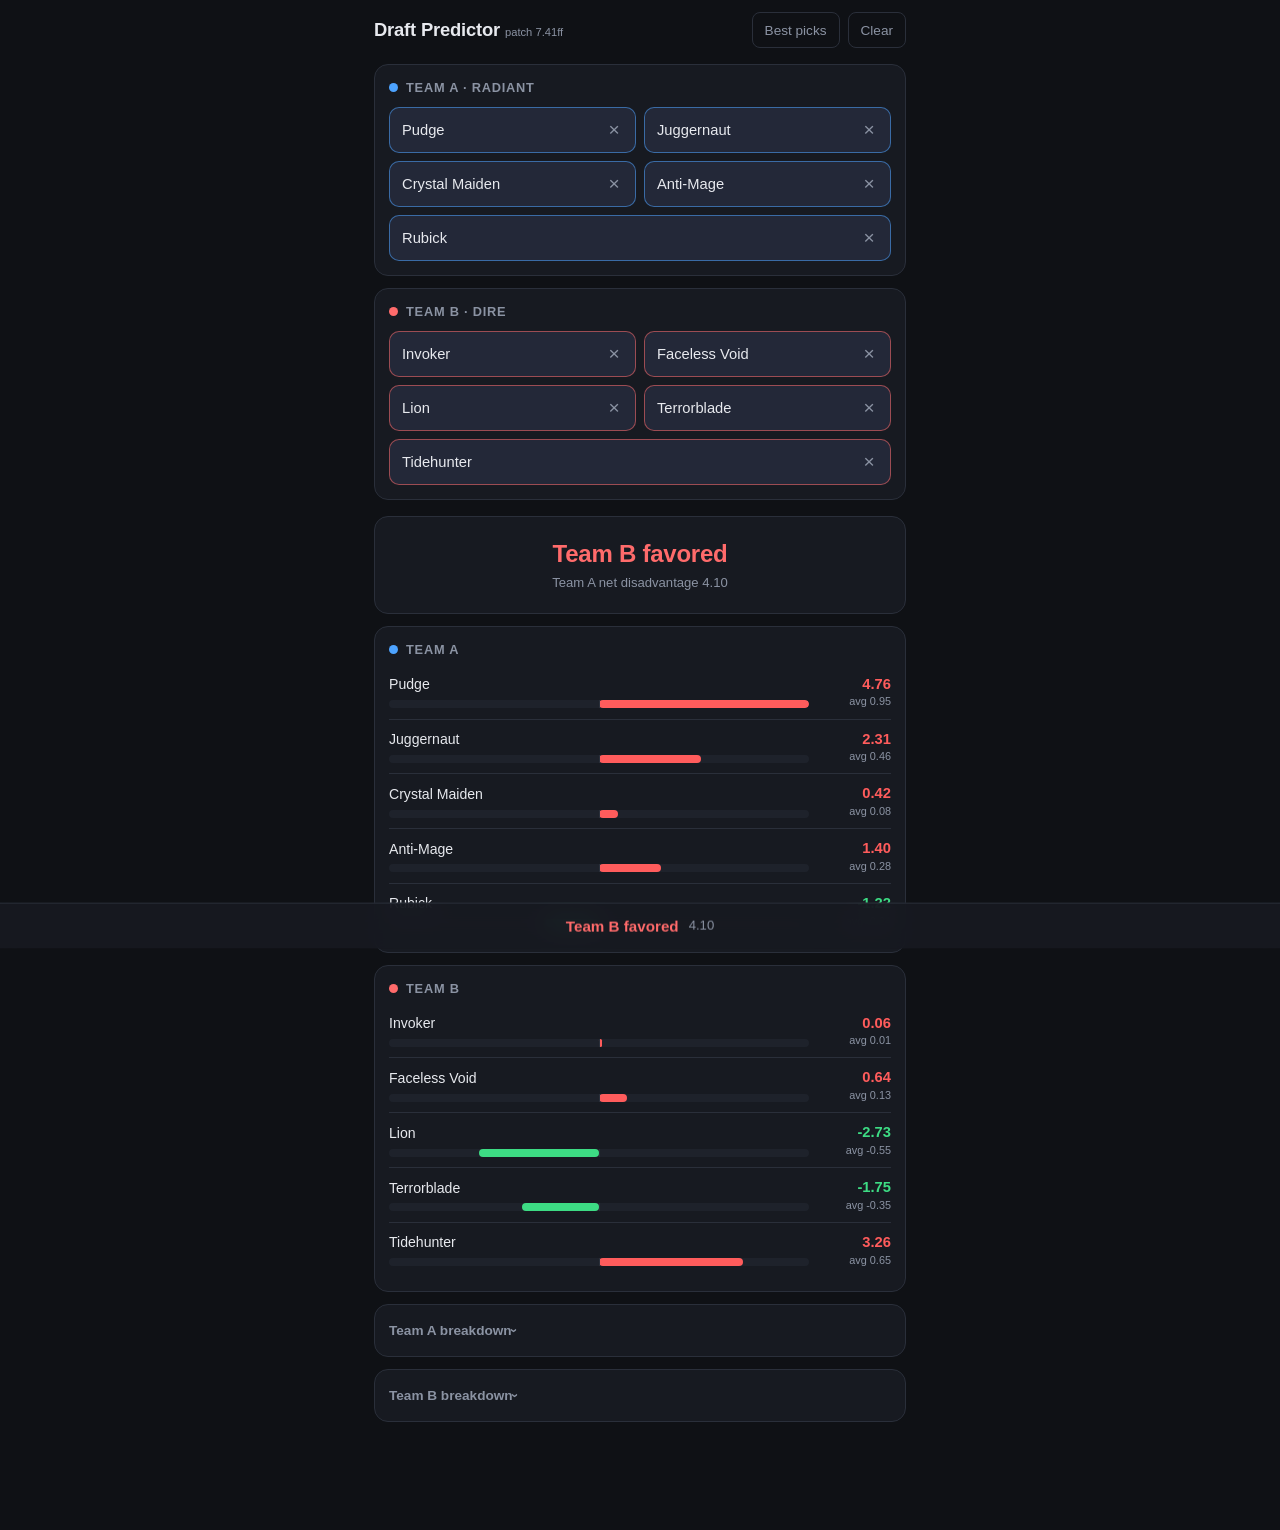
<file: index.html>
<!DOCTYPE html>
<html lang="en">
<head>
  <meta charset="UTF-8">
  <meta name="viewport" content="width=device-width, initial-scale=1, viewport-fit=cover">
  <meta name="theme-color" content="#0f1115">
  <meta name="apple-mobile-web-app-capable" content="yes">
  <meta name="mobile-web-app-capable" content="yes">
  <meta name="apple-mobile-web-app-status-bar-style" content="black-translucent">
  <meta name="apple-mobile-web-app-title" content="Draft Predictor">
  <title>Dota 2 Draft Predictor</title>
  <link rel="manifest" href="manifest.webmanifest">
  <link rel="apple-touch-icon" href="icon-180.png">
  <link rel="icon" href="icon-192.png">
  <link rel="stylesheet" href="style.css">
</head>
<body>
  <div class="app">
    <header>
      <h1>Draft Predictor <span class="patch" id="patch"></span></h1>
      <div class="header-actions">
        <button type="button" class="head-btn" id="picks-btn" aria-pressed="false">Best picks</button>
        <button type="button" class="head-btn" id="clear" disabled>Clear</button>
      </div>
    </header>

    <section class="team" data-team="a">
      <h2><span class="dot dot-a"></span>Team A &middot; Radiant</h2>
      <div class="slots" id="slots-a"></div>
    </section>

    <section class="team" data-team="b">
      <h2><span class="dot dot-b"></span>Team B &middot; Dire</h2>
      <div class="slots" id="slots-b"></div>
    </section>

    <section class="picks" id="picks" hidden>
      <div class="picks-head">
        <h2>Best picks</h2>
        <div class="count-toggle" id="count-toggle" role="group" aria-label="Number of picks"></div>
      </div>
      <div class="team-switch" id="team-switch" role="group" aria-label="Suggest for">
        <button type="button" data-team="a"><span class="dot dot-a"></span>Team A</button>
        <button type="button" data-team="b"><span class="dot dot-b"></span>Team B</button>
      </div>
      <div class="role-filter" id="role-filter" role="group" aria-label="Roles"></div>
      <p class="picks-help">How much each hero would shift its team's net disadvantage if added. More negative = a stronger counter. Tap one to add it.</p>
      <div id="picks-list"></div>
    </section>

    <div id="output"></div>
  </div>

  <div class="mini-verdict" id="mini-verdict" aria-hidden="true"></div>

  <div class="sheet" id="sheet" hidden>
    <div class="sheet-head">
      <input type="search" id="search" placeholder="Search heroes" autocomplete="off"
             autocorrect="off" autocapitalize="off" spellcheck="false">
      <button type="button" id="sheet-cancel">Cancel</button>
    </div>
    <div class="sheet-title" id="sheet-title">Pick a hero</div>
    <div class="hero-list" id="hero-list"></div>
  </div>

  <script src="data.js"></script>
  <script src="app.js"></script>
  <script src="sw-register.js"></script>
</body>
</html>
</file>
<file: style.css>
:root {
  --bg: #0f1115;
  --panel: #171a21;
  --panel-2: #1e222b;
  --border: #2a2f3a;
  --text: #e7e9ee;
  --muted: #8b93a3;
  --team-a: #4da3ff;
  --team-b: #ff6b6b;
  --good: #3ddc84;
  --bad: #ff5c5c;
  --safe-top: env(safe-area-inset-top, 0px);
  --safe-bottom: env(safe-area-inset-bottom, 0px);
}

* { box-sizing: border-box; }

html {
  -webkit-text-size-adjust: 100%;
  background: var(--bg);
  color-scheme: dark;
}

body {
  margin: 0;
  font-family: -apple-system, BlinkMacSystemFont, "Segoe UI", Roboto, sans-serif;
  background: var(--bg);
  color: var(--text);
  font-size: 16px;
  line-height: 1.4;
  -webkit-tap-highlight-color: transparent;
  overscroll-behavior-y: contain;
}

button, input {
  font-family: inherit;
  color: inherit;
}

/* Anything tappable gets a finger-sized target and no text selection. */
button {
  min-height: 44px;
  border: none;
  background: none;
  cursor: pointer;
  -webkit-user-select: none;
  user-select: none;
}

.app {
  max-width: 560px;
  margin: 0 auto;
  padding: calc(var(--safe-top) + 12px) 14px calc(var(--safe-bottom) + 96px);
}

/* --- header --- */

header {
  display: flex;
  align-items: center;
  justify-content: space-between;
  gap: 12px;
  margin-bottom: 16px;
}

header h1 {
  font-size: 1.15rem;
  font-weight: 700;
  margin: 0;
  letter-spacing: -0.01em;
}

header .patch {
  font-size: 0.7rem;
  font-weight: 500;
  color: var(--muted);
  letter-spacing: 0;
}

.header-actions {
  display: flex;
  gap: 8px;
}

.head-btn {
  font-size: 0.85rem;
  color: var(--muted);
  padding: 8px 12px;
  border-radius: 8px;
  border: 1px solid var(--border);
  min-height: 36px;
}

.head-btn:disabled { opacity: 0.35; }
.head-btn[aria-pressed="true"] { color: var(--text); background: var(--panel-2); border-color: var(--muted); }

/* --- team cards --- */

.team {
  background: var(--panel);
  border: 1px solid var(--border);
  border-radius: 14px;
  padding: 14px;
  margin-bottom: 12px;
}

.team h2 {
  font-size: 0.8rem;
  text-transform: uppercase;
  letter-spacing: 0.06em;
  color: var(--muted);
  margin: 0 0 10px;
  display: flex;
  align-items: center;
  gap: 8px;
}

.dot {
  width: 9px;
  height: 9px;
  border-radius: 50%;
  flex: none;
}

.dot-a { background: var(--team-a); }
.dot-b { background: var(--team-b); }

.slots {
  display: grid;
  grid-template-columns: 1fr 1fr;
  gap: 8px;
}

/* 5 slots in a 2-column grid: the last one spans the full width. */
.slots .slot:nth-child(5) { grid-column: 1 / -1; }

.slot {
  display: flex;
  align-items: center;
  gap: 6px;
  width: 100%;
  min-height: 46px;
  padding: 0 6px 0 12px;
  background: var(--panel-2);
  border: 1px solid var(--border);
  border-radius: 10px;
  font-size: 0.92rem;
  text-align: left;
  transition: border-color 0.12s, background 0.12s;
}

.slot .label {
  flex: 1;
  min-width: 0;
  overflow: hidden;
  text-overflow: ellipsis;
  white-space: nowrap;
}

.slot.empty .label { color: var(--muted); }
.slot.filled { background: #232838; }
.team[data-team="a"] .slot.filled { border-color: rgba(77, 163, 255, 0.55); }
.team[data-team="b"] .slot.filled { border-color: rgba(255, 107, 107, 0.55); }
.slot:active { background: #2b3142; }

.slot .remove {
  flex: none;
  width: 30px;
  min-height: 30px;
  height: 30px;
  border-radius: 8px;
  color: var(--muted);
  font-size: 1.2rem;
  line-height: 1;
  display: flex;
  align-items: center;
  justify-content: center;
}

.slot .remove:active { background: rgba(255, 255, 255, 0.08); }

/* --- verdict --- */

.verdict {
  background: var(--panel);
  border: 1px solid var(--border);
  border-radius: 14px;
  padding: 20px 16px;
  text-align: center;
  margin: 16px 0 12px;
}

.verdict .winner {
  font-size: 1.5rem;
  font-weight: 700;
  margin-bottom: 4px;
  letter-spacing: -0.01em;
}

.verdict .winner.team-a { color: var(--team-a); }
.verdict .winner.team-b { color: var(--team-b); }
.verdict .winner.toss-up { color: var(--muted); }

.verdict .total {
  color: var(--muted);
  font-size: 0.82rem;
  font-variant-numeric: tabular-nums;
}

.verdict .hint {
  color: var(--muted);
  font-size: 0.88rem;
}

.verdict .note {
  margin-top: 10px;
  font-size: 0.75rem;
  color: #c9a227;
}

/* Compact copy of the verdict, pinned while the real one is off-screen. */
.mini-verdict {
  position: fixed;
  left: 0;
  right: 0;
  bottom: 0;
  z-index: 40;
  display: flex;
  align-items: center;
  justify-content: center;
  gap: 10px;
  padding: 12px 16px calc(var(--safe-bottom) + 12px);
  background: rgba(23, 26, 33, 0.92);
  -webkit-backdrop-filter: blur(12px);
  backdrop-filter: blur(12px);
  border-top: 1px solid var(--border);
  font-size: 0.95rem;
  font-weight: 600;
  transform: translateY(105%);
  transition: transform 0.2s ease;
}

.mini-verdict.show { transform: translateY(0); }
.mini-verdict .team-a { color: var(--team-a); }
.mini-verdict .team-b { color: var(--team-b); }
.mini-verdict .toss-up { color: var(--muted); }

.mini-verdict .num {
  color: var(--muted);
  font-weight: 500;
  font-size: 0.82rem;
  font-variant-numeric: tabular-nums;
}

/* --- per-hero bars --- */

.bars {
  background: var(--panel);
  border: 1px solid var(--border);
  border-radius: 14px;
  padding: 14px;
  margin-bottom: 12px;
}

.hero-row {
  display: grid;
  grid-template-columns: minmax(0, 1fr) 72px;
  align-items: center;
  gap: 10px;
  padding: 9px 0;
  border-bottom: 1px solid var(--border);
}

.hero-row:last-child { border-bottom: none; }

.hero-row .name {
  font-size: 0.88rem;
  overflow: hidden;
  text-overflow: ellipsis;
  white-space: nowrap;
  margin-bottom: 5px;
}

/* Bars grow from a centre line: left = favourable, right = unfavourable. */
.bar-track {
  position: relative;
  height: 8px;
  background: var(--panel-2);
  border-radius: 5px;
  overflow: hidden;
}

.bar-track::after {
  content: "";
  position: absolute;
  left: 50%;
  top: 0;
  bottom: 0;
  width: 1px;
  background: var(--border);
}

.bar-fill {
  position: absolute;
  top: 0;
  bottom: 0;
  border-radius: 5px;
  transition: left 0.18s, width 0.18s;
}

.bar-fill.good { background: var(--good); }
.bar-fill.bad { background: var(--bad); }

.hero-row .value {
  text-align: right;
  font-variant-numeric: tabular-nums;
}

.hero-row .value .total {
  font-weight: 600;
  font-size: 0.92rem;
}

.hero-row .value .avg {
  font-size: 0.68rem;
  color: var(--muted);
}

.value.good .total { color: var(--good); }
.value.bad .total { color: var(--bad); }
.value.flat .total { color: var(--muted); }

/* --- breakdown tables --- */

details {
  background: var(--panel);
  border: 1px solid var(--border);
  border-radius: 14px;
  padding: 4px 14px;
  margin-bottom: 12px;
}

summary {
  cursor: pointer;
  font-weight: 600;
  font-size: 0.85rem;
  color: var(--muted);
  padding: 12px 0;
  list-style: none;
}

summary::-webkit-details-marker { display: none; }
summary::after { content: " ›"; display: inline-block; transform: rotate(90deg); }
details[open] summary::after { transform: rotate(-90deg); }

table {
  width: 100%;
  border-collapse: collapse;
  margin-bottom: 12px;
  font-size: 0.8rem;
}

th, td {
  text-align: left;
  padding: 6px 4px;
  border-bottom: 1px solid var(--border);
}

th {
  color: var(--muted);
  font-weight: 600;
  font-size: 0.72rem;
  text-transform: uppercase;
  letter-spacing: 0.04em;
}

td:last-child, th:last-child {
  text-align: right;
  font-variant-numeric: tabular-nums;
}

td.good { color: var(--good); }
td.bad { color: var(--bad); }
td.flat { color: var(--muted); }

.footnote {
  color: var(--muted);
  font-size: 0.72rem;
  text-align: center;
  line-height: 1.5;
  margin-top: 18px;
}

th.w-diff, td.w-diff { color: var(--muted); }
td.w-diff.good { color: var(--good); }
td.w-diff.bad { color: var(--bad); }

/* --- best picks --- */

.picks {
  background: var(--panel);
  border: 1px solid var(--border);
  border-radius: 14px;
  padding: 14px;
  margin-bottom: 12px;
}

.picks[hidden] { display: none; }

.picks-head {
  display: flex;
  align-items: center;
  justify-content: space-between;
  gap: 10px;
  margin-bottom: 10px;
}

.picks-head h2 {
  font-size: 0.8rem;
  text-transform: uppercase;
  letter-spacing: 0.06em;
  color: var(--muted);
  margin: 0;
}

.count-toggle, .team-switch {
  display: flex;
  background: var(--panel-2);
  border: 1px solid var(--border);
  border-radius: 9px;
  padding: 2px;
}

.count-toggle button {
  min-height: 32px;
  min-width: 34px;
  padding: 0 6px;
  border-radius: 7px;
  font-size: 0.8rem;
  color: var(--muted);
  font-variant-numeric: tabular-nums;
}

.team-switch button {
  flex: 1;
  min-height: 38px;
  border-radius: 7px;
  font-size: 0.88rem;
  color: var(--muted);
  display: flex;
  align-items: center;
  justify-content: center;
  gap: 8px;
}

.count-toggle button.active,
.team-switch button.active { background: #2b3142; color: var(--text); }

.picks-help {
  color: var(--muted);
  font-size: 0.75rem;
  margin: 10px 0 4px;
}

.picks-note {
  color: #c9a227;
  font-size: 0.75rem;
  margin: 8px 0 0;
}

.pick-row {
  display: grid;
  grid-template-columns: 24px minmax(0, 1fr) 64px;
  align-items: center;
  gap: 8px;
  width: 100%;
  padding: 8px 0;
  border-bottom: 1px solid var(--border);
  text-align: left;
}

.pick-row:last-child { border-bottom: none; }
.pick-row:active:not(:disabled) { background: var(--panel-2); }
.pick-row:disabled { cursor: default; }

.pick-row .rank {
  color: var(--muted);
  font-size: 0.75rem;
  text-align: right;
  font-variant-numeric: tabular-nums;
}

.pick-row .name {
  font-size: 0.88rem;
  overflow: hidden;
  text-overflow: ellipsis;
  white-space: nowrap;
  margin-bottom: 5px;
}

.pick-row .low-sample {
  font-size: 0.62rem;
  text-transform: uppercase;
  letter-spacing: 0.04em;
  color: #c9a227;
  margin-left: 6px;
}

.pick-row .score {
  text-align: right;
  font-weight: 600;
  font-size: 0.92rem;
  font-variant-numeric: tabular-nums;
}

.pick-row .score.good { color: var(--good); }
.pick-row .score.bad { color: var(--bad); }
.pick-row .score.flat { color: var(--muted); }

/* --- hero picker sheet --- */

.sheet {
  position: fixed;
  inset: 0;
  z-index: 100;
  display: flex;
  flex-direction: column;
  background: var(--bg);
  padding-top: var(--safe-top);
}

.sheet[hidden] { display: none; }

.sheet-head {
  display: flex;
  align-items: center;
  gap: 10px;
  padding: 10px 14px;
  border-bottom: 1px solid var(--border);
}

.sheet-head input {
  flex: 1;
  min-width: 0;
  /* 16px keeps iOS Safari from zooming the page when the field is focused. */
  font-size: 16px;
  padding: 11px 14px;
  background: var(--panel-2);
  border: 1px solid var(--border);
  border-radius: 10px;
}

.sheet-head input:focus {
  outline: none;
  border-color: var(--team-a);
}

.sheet-head button {
  flex: none;
  color: var(--team-a);
  font-size: 0.95rem;
  padding: 0 4px;
}

.sheet-title {
  padding: 10px 16px 4px;
  font-size: 0.75rem;
  text-transform: uppercase;
  letter-spacing: 0.06em;
  color: var(--muted);
}

.hero-list {
  flex: 1;
  overflow-y: auto;
  -webkit-overflow-scrolling: touch;
  padding: 4px 8px calc(var(--safe-bottom) + 20px);
}

.hero-option {
  display: flex;
  align-items: center;
  justify-content: space-between;
  gap: 10px;
  width: 100%;
  min-height: 48px;
  padding: 0 12px;
  border-radius: 10px;
  font-size: 0.98rem;
  text-align: left;
}

.hero-option:active { background: var(--panel-2); }
.hero-option.taken { color: var(--muted); }

.hero-option .taken-tag {
  font-size: 0.7rem;
  text-transform: uppercase;
  letter-spacing: 0.05em;
  padding: 3px 7px;
  border-radius: 6px;
  border: 1px solid var(--border);
  flex: none;
}

.hero-option .taken-tag.a { color: var(--team-a); border-color: rgba(77, 163, 255, 0.4); }
.hero-option .taken-tag.b { color: var(--team-b); border-color: rgba(255, 107, 107, 0.4); }

.empty-msg {
  color: var(--muted);
  text-align: center;
  padding: 32px 16px;
  font-size: 0.9rem;
}

/* role filter + tags (best picks) */

.role-filter {
  display: flex;
  flex-wrap: wrap;
  gap: 6px;
  margin-top: 10px;
}

.role-filter button {
  min-height: 32px;
  padding: 0 12px;
  border: 1px solid var(--border);
  border-radius: 999px;
  background: var(--panel-2);
  font-size: 0.8rem;
  color: var(--muted);
}

.role-filter button.active {
  background: rgba(124, 92, 255, 0.15);
  border-color: #7c5cff;
  color: #b7a6ff;
}

.pick-row .role-tags { margin: -2px 0 5px; line-height: 1; }

.pick-row .role-tag {
  display: inline-block;
  margin-right: 4px;
  padding: 2px 5px;
  font-size: 0.58rem;
  text-transform: uppercase;
  letter-spacing: 0.03em;
  color: var(--muted);
  background: var(--panel-2);
  border-radius: 4px;
}

.pick-row .role-tag.match { color: #b7a6ff; background: rgba(124, 92, 255, 0.15); }
</file>
